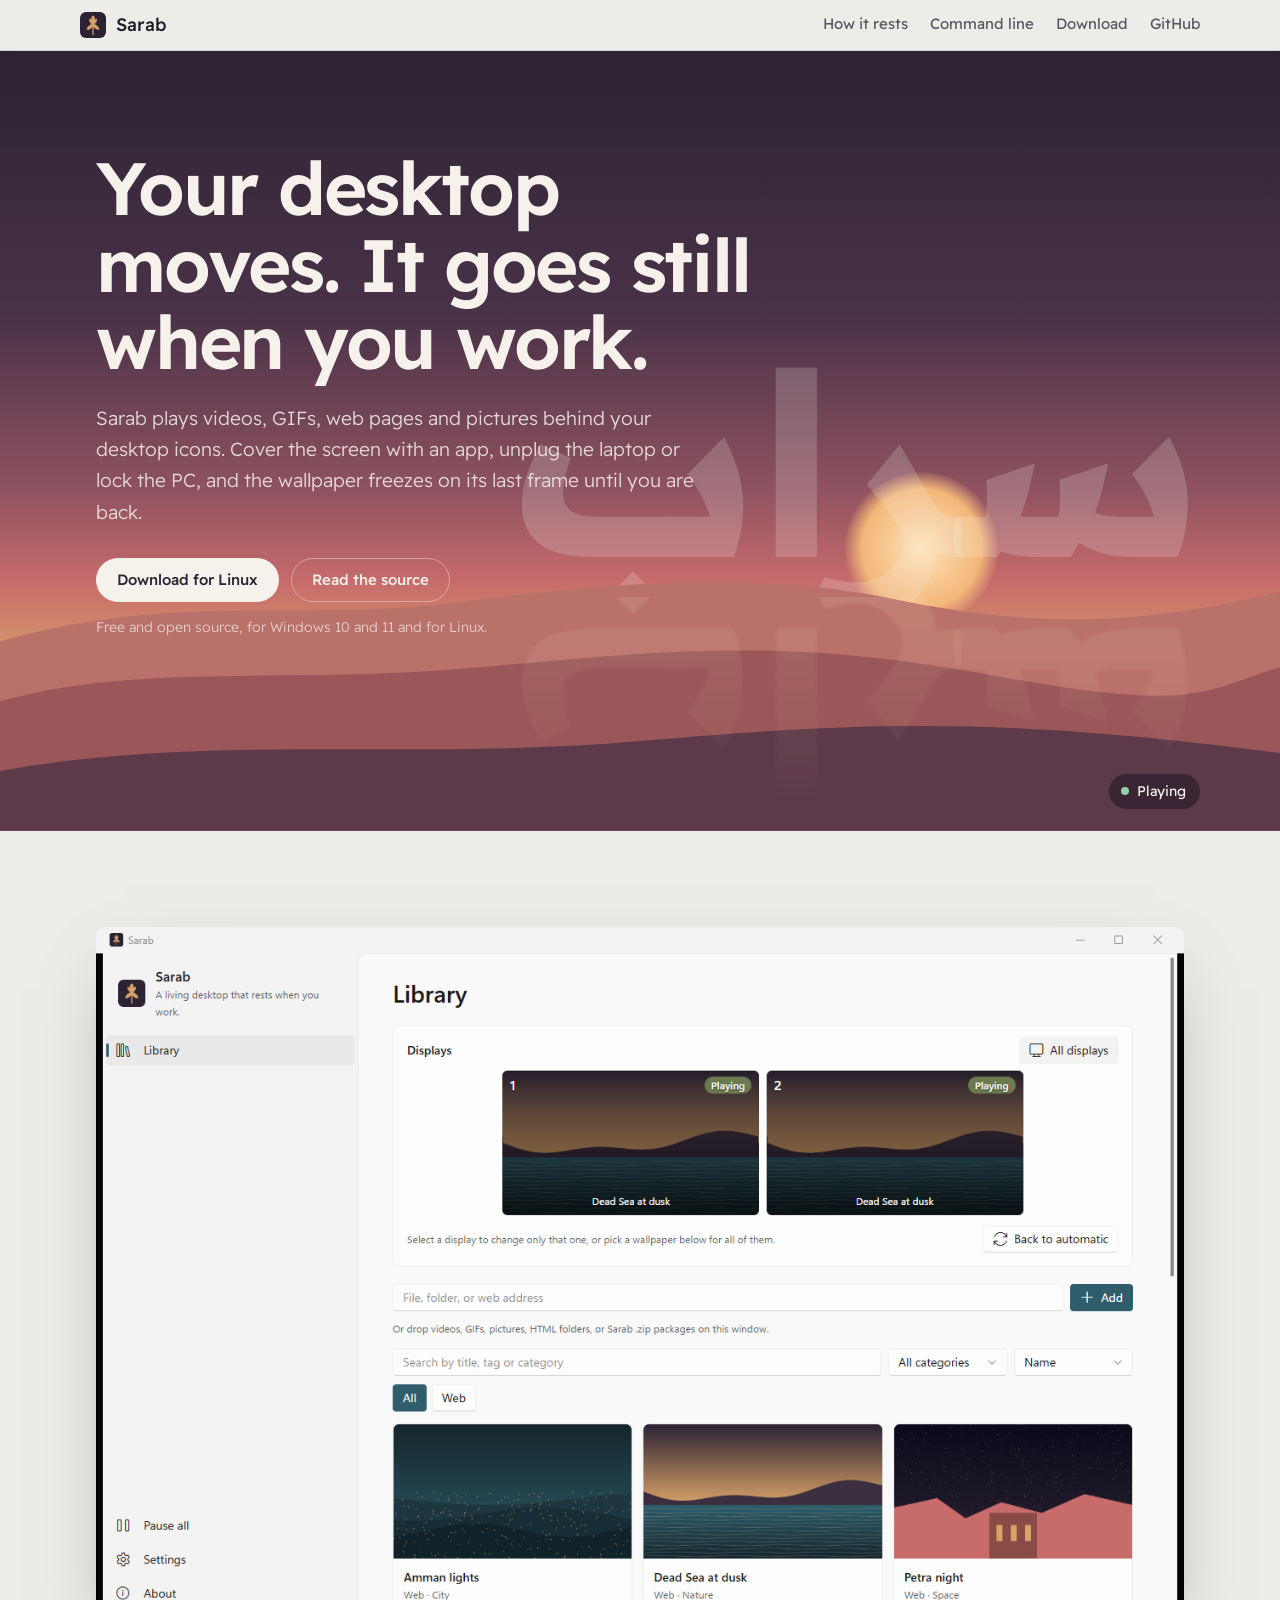
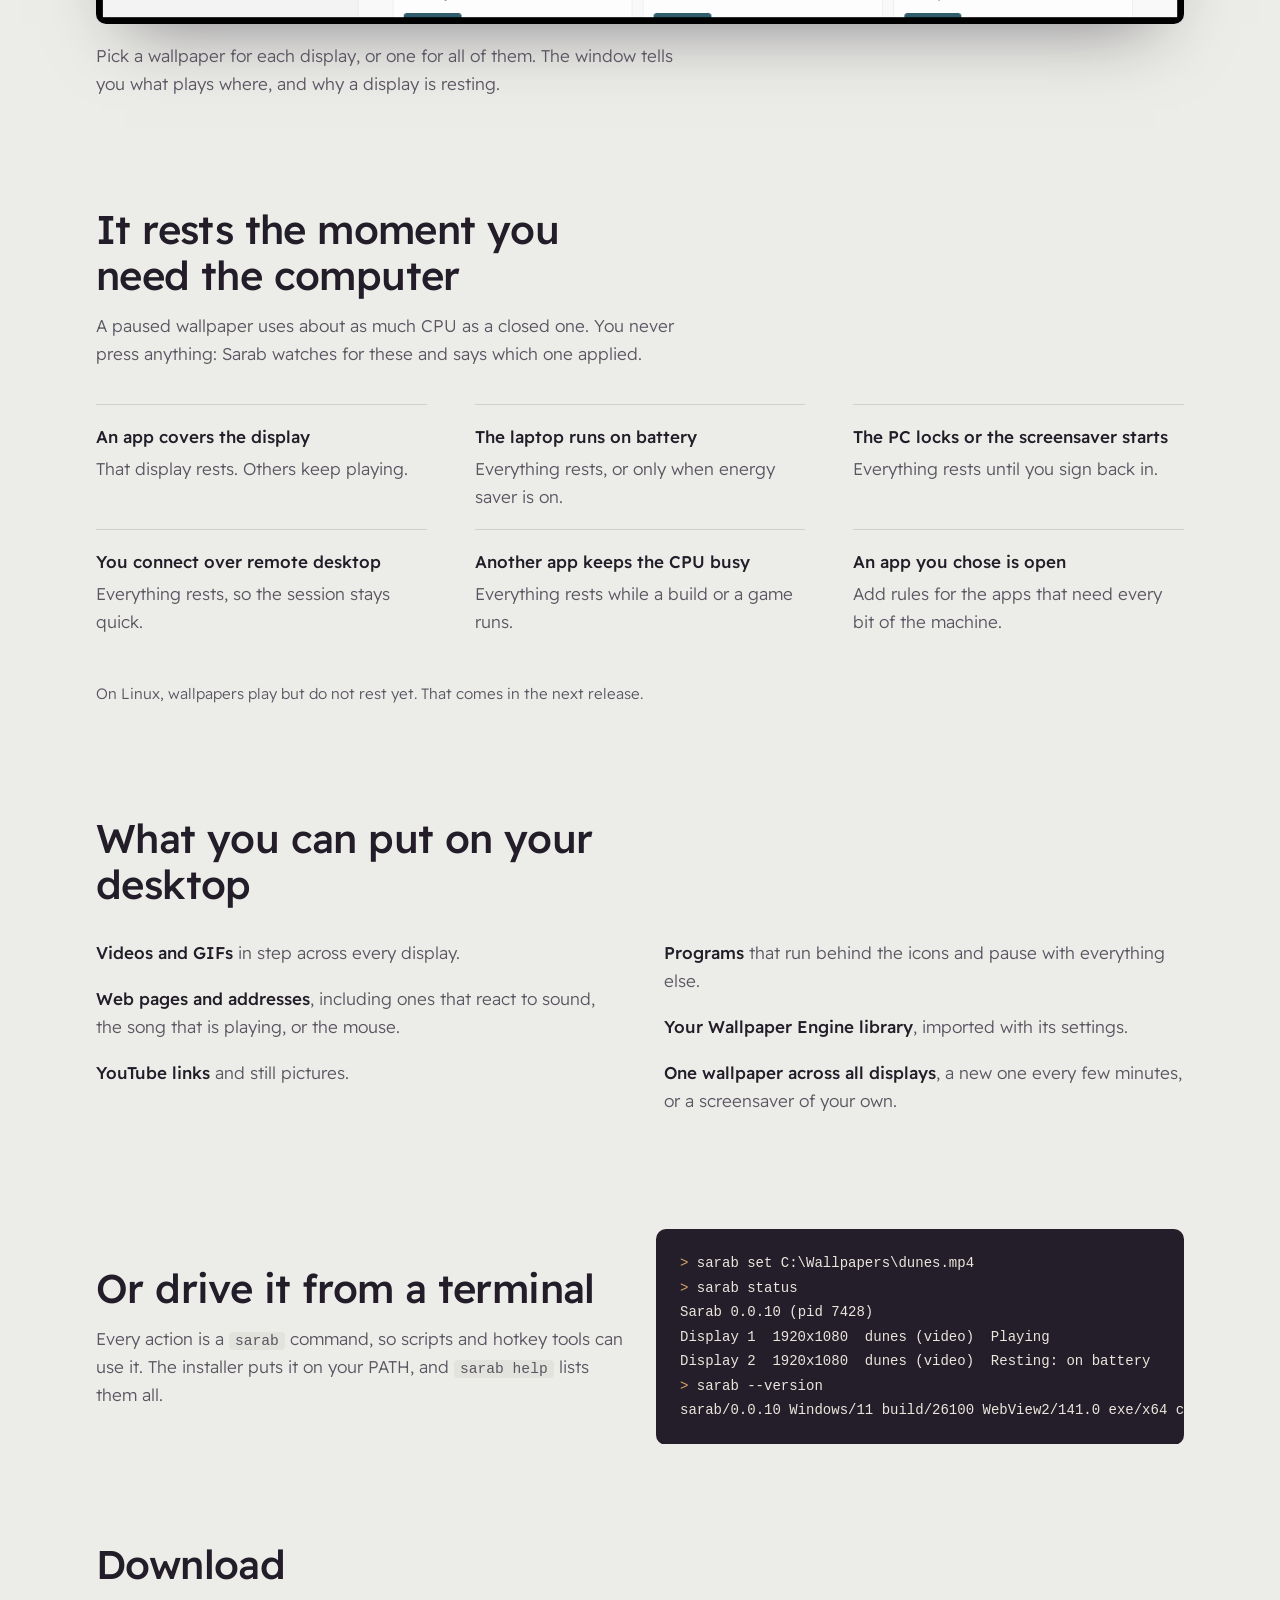
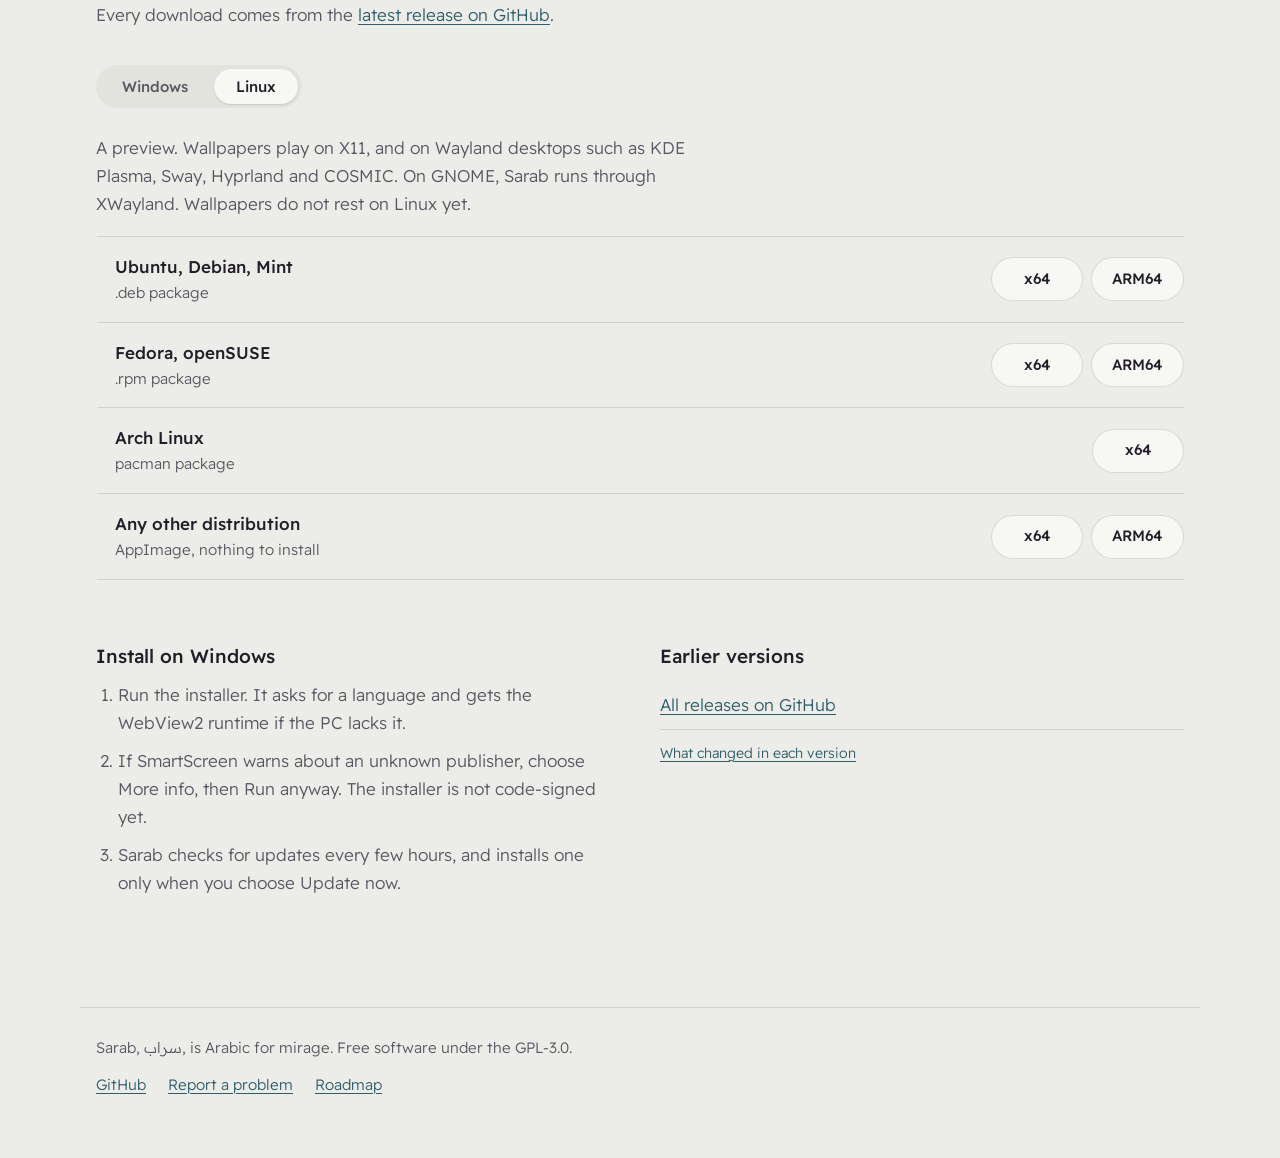
<file: website/index.html>
<!doctype html>
<html lang="en">
  <head>
    <meta charset="utf-8" />
    <meta name="viewport" content="width=device-width, initial-scale=1" />
    <title>Sarab: animated wallpapers that rest when you work</title>
    <meta
      name="description"
      content="Sarab plays videos, GIFs, web pages and pictures behind your desktop icons, and freezes them whenever you work. Free and open source, for Windows and Linux."
    />
    <meta name="color-scheme" content="light dark" />
    <meta name="theme-color" content="#2b2233" />
    <meta property="og:title" content="Sarab: animated wallpapers that rest when you work" />
    <meta
      property="og:description"
      content="Videos, GIFs and web pages behind your desktop icons, frozen whenever an app covers the screen. For Windows and Linux."
    />
    <meta property="og:image" content="https://sarab.mkabumattar.com/window-dark.png" />
    <meta property="og:url" content="https://sarab.mkabumattar.com/" />
    <link rel="icon" href="favicon.ico" />
    <link rel="preconnect" href="https://fonts.googleapis.com" />
    <link rel="preconnect" href="https://fonts.gstatic.com" crossorigin />
    <link
      rel="stylesheet"
      href="https://fonts.googleapis.com/css2?family=Readex+Pro:wght@300..700&display=swap"
    />
    <link rel="stylesheet" href="style.css" />
    <script src="download.js" defer></script>
  </head>
  <body>
    <a class="skip" href="#main">Skip to content</a>

    <header class="bar">
      <a class="brand" href="#top">
        <img src="logo.png" alt="" width="26" height="26" />
        <span>Sarab</span>
      </a>
      <nav aria-label="Sections">
        <a href="#rest">How it rests</a>
        <a href="#command-line">Command line</a>
        <a href="#download">Download</a>
        <a href="https://github.com/MKAbuMattar/sarab">GitHub</a>
      </nav>
    </header>

    <main id="main">
      <section class="scene" id="top" aria-labelledby="pitch">
        <div class="sky" aria-hidden="true">
          <div class="sun"></div>
          <p class="word" lang="ar" dir="rtl">سراب</p>
          <svg class="dunes" viewBox="0 0 1600 360" preserveAspectRatio="none">
            <path class="far" d="M0 170 C 220 120 380 150 560 132 S 930 96 1120 128 S 1450 150 1600 120 V360 H0Z" />
            <path class="mid" d="M0 230 C 180 190 360 214 600 196 S 980 166 1240 204 S 1500 220 1600 196 V360 H0Z" />
            <path class="near" d="M0 300 C 260 262 520 290 800 270 S 1260 246 1600 282 V360 H0Z" />
          </svg>
          <div class="haze">
            <p class="word mirror" lang="ar" dir="rtl">سراب</p>
          </div>
        </div>

        <div class="pitch">
          <h1 id="pitch">Your desktop moves. It goes still when you work.</h1>
          <p class="lead">
            Sarab plays videos, GIFs, web pages and pictures behind your desktop
            icons. Cover the screen with an app, unplug the laptop or lock the
            PC, and the wallpaper freezes on its last frame until you are back.
          </p>
          <div class="cta">
            <a class="button primary" id="hero-download" href="#download">Download Sarab</a>
            <a class="button quiet" href="https://github.com/MKAbuMattar/sarab">Read the source</a>
          </div>
          <p class="fine" id="hero-fine">
            Free and open source, for Windows 10 and 11 and for Linux.
          </p>
        </div>

        <p class="state" aria-hidden="true">
          <span class="dot" aria-hidden="true"></span>
          <span id="state-text">Playing</span>
        </p>
      </section>

      <section class="window" aria-label="The Sarab window">
        <picture>
          <source srcset="window-dark.png" media="(prefers-color-scheme: dark)" />
          <img
            src="window-light.png"
            alt="The Sarab window: two displays playing Dead Sea at dusk, and a library of wallpapers with thumbnails"
            width="1280"
            height="820"
            loading="lazy"
          />
        </picture>
        <p class="caption">
          Pick a wallpaper for each display, or one for all of them. The window
          tells you what plays where, and why a display is resting.
        </p>
      </section>

      <section id="rest" class="rest">
        <h2>It rests the moment you need the computer</h2>
        <p class="sub">
          A paused wallpaper uses about as much CPU as a closed one. You never
          press anything: Sarab watches for these and says which one applied.
        </p>
        <dl class="reasons">
          <div><dt>An app covers the display</dt><dd>That display rests. Others keep playing.</dd></div>
          <div><dt>The laptop runs on battery</dt><dd>Everything rests, or only when energy saver is on.</dd></div>
          <div><dt>The PC locks or the screensaver starts</dt><dd>Everything rests until you sign back in.</dd></div>
          <div><dt>You connect over remote desktop</dt><dd>Everything rests, so the session stays quick.</dd></div>
          <div><dt>Another app keeps the CPU busy</dt><dd>Everything rests while a build or a game runs.</dd></div>
          <div><dt>An app you chose is open</dt><dd>Add rules for the apps that need every bit of the machine.</dd></div>
        </dl>
        <p class="note">
          On Linux, wallpapers play but do not rest yet. That comes in the next
          release.
        </p>
      </section>

      <section class="does">
        <h2>What you can put on your desktop</h2>
        <ul class="kinds">
          <li><strong>Videos and GIFs</strong> in step across every display.</li>
          <li><strong>Web pages and addresses</strong>, including ones that react to sound, the song that is playing, or the mouse.</li>
          <li><strong>YouTube links</strong> and still pictures.</li>
          <li><strong>Programs</strong> that run behind the icons and pause with everything else.</li>
          <li><strong>Your Wallpaper Engine library</strong>, imported with its settings.</li>
          <li><strong>One wallpaper across all displays</strong>, a new one every few minutes, or a screensaver of your own.</li>
        </ul>
      </section>

      <section id="command-line" class="cli">
        <div>
          <h2>Or drive it from a terminal</h2>
          <p class="sub">
            Every action is a <code>sarab</code> command, so scripts and hotkey
            tools can use it. The installer puts it on your PATH, and
            <code>sarab help</code> lists them all.
          </p>
        </div>
        <pre class="term" aria-label="Example terminal session"><span class="prompt">&gt;</span> sarab set C:\Wallpapers\dunes.mp4
<span class="prompt">&gt;</span> sarab status
Sarab <span data-version>0.0.10</span> (pid 7428)
Display 1  1920x1080  dunes (video)  Playing
Display 2  1920x1080  dunes (video)  Resting: on battery
<span class="prompt">&gt;</span> sarab --version
sarab/<span data-version>0.0.10</span> Windows/11 build/26100 WebView2/141.0 exe/x64 channel/stable</pre>
      </section>

      <section id="download" class="download">
        <h2>Download</h2>
        <p class="sub" id="release-line">
          Every download comes from the
          <a href="https://github.com/MKAbuMattar/sarab/releases/latest">latest release on GitHub</a>.
        </p>

        <div class="tabs" role="tablist" aria-label="System">
          <button type="button" role="tab" id="tab-windows" aria-controls="panel-windows" aria-selected="true">Windows</button>
          <button type="button" role="tab" id="tab-linux" aria-controls="panel-linux" aria-selected="false">Linux</button>
        </div>

        <div class="panel" id="panel-windows" role="tabpanel" aria-labelledby="tab-windows">
          <p class="panel-note">Windows 10 (version 1903 or later) and Windows 11. Installs for your account only, no administrator rights.</p>
          <ul class="files">
            <li data-arch="x64">
              <span class="what"><strong>Most PCs</strong><span>Intel or AMD, 64-bit (x64)</span></span>
              <a class="button primary" data-match="_x64-setup\.exe$" href="https://github.com/MKAbuMattar/sarab/releases/latest">Download installer</a>
            </li>
            <li data-arch="arm64">
              <span class="what"><strong>ARM PCs</strong><span>Snapdragon and other ARM64 laptops</span></span>
              <a class="button" data-match="_arm64-setup\.exe$" href="https://github.com/MKAbuMattar/sarab/releases/latest">Download installer</a>
            </li>
            <li data-arch="x86">
              <span class="what"><strong>Older PCs</strong><span>32-bit Windows 10 (x86)</span></span>
              <a class="button" data-match="_x86-setup\.exe$" href="https://github.com/MKAbuMattar/sarab/releases/latest">Download installer</a>
            </li>
          </ul>
        </div>

        <div class="panel" id="panel-linux" role="tabpanel" aria-labelledby="tab-linux">
          <p class="panel-note">
            A preview. Wallpapers play on X11, and on Wayland desktops such as
            KDE Plasma, Sway, Hyprland and COSMIC. On GNOME, Sarab runs through
            XWayland. Wallpapers do not rest on Linux yet.
          </p>
          <ul class="files">
            <li>
              <span class="what"><strong>Ubuntu, Debian, Mint</strong><span>.deb package</span></span>
              <span class="pair">
                <a class="button" data-match="_amd64\.deb$" href="https://github.com/MKAbuMattar/sarab/releases/latest">x64</a>
                <a class="button" data-match="_arm64\.deb$" href="https://github.com/MKAbuMattar/sarab/releases/latest">ARM64</a>
              </span>
            </li>
            <li>
              <span class="what"><strong>Fedora, openSUSE</strong><span>.rpm package</span></span>
              <span class="pair">
                <a class="button" data-match="\.x86_64\.rpm$" href="https://github.com/MKAbuMattar/sarab/releases/latest">x64</a>
                <a class="button" data-match="\.aarch64\.rpm$" href="https://github.com/MKAbuMattar/sarab/releases/latest">ARM64</a>
              </span>
            </li>
            <li>
              <span class="what"><strong>Arch Linux</strong><span>pacman package</span></span>
              <span class="pair">
                <a class="button" data-match="x86_64\.pkg\.tar\.zst$" href="https://github.com/MKAbuMattar/sarab/releases/latest">x64</a>
              </span>
            </li>
            <li>
              <span class="what"><strong>Any other distribution</strong><span>AppImage, nothing to install</span></span>
              <span class="pair">
                <a class="button" data-match="_amd64\.AppImage$" href="https://github.com/MKAbuMattar/sarab/releases/latest">x64</a>
                <a class="button" data-match="_aarch64\.AppImage$" href="https://github.com/MKAbuMattar/sarab/releases/latest">ARM64</a>
              </span>
            </li>
          </ul>
        </div>

        <div class="after">
          <div>
            <h3>Install on Windows</h3>
            <ol class="steps">
              <li>Run the installer. It asks for a language and gets the WebView2 runtime if the PC lacks it.</li>
              <li>If SmartScreen warns about an unknown publisher, choose More info, then Run anyway. The installer is not code-signed yet.</li>
              <li>Sarab checks for updates every few hours, and installs one only when you choose Update now.</li>
            </ol>
          </div>
          <div>
            <h3>Earlier versions</h3>
            <ul class="versions" id="versions">
              <li><a href="https://github.com/MKAbuMattar/sarab/releases">All releases on GitHub</a></li>
            </ul>
            <p class="fine">
              <a href="https://github.com/MKAbuMattar/sarab/blob/main/CHANGELOG.md">What changed in each version</a>
            </p>
          </div>
        </div>
      </section>
    </main>

    <footer>
      <p>
        Sarab, <span lang="ar" dir="rtl">سراب</span>, is Arabic for mirage.
        Free software under the GPL-3.0.
      </p>
      <p class="links">
        <a href="https://github.com/MKAbuMattar/sarab">GitHub</a>
        <a href="https://github.com/MKAbuMattar/sarab/issues">Report a problem</a>
        <a href="https://github.com/MKAbuMattar/sarab/blob/main/ROADMAP.md">Roadmap</a>
      </p>
    </footer>
  </body>
</html>
</file>
<file: website/style.css>
/* Sarab: a dusk horizon over Wadi Rum. The page rests like the app does. */
:root {
  --iris: #2b2233;
  --petra: #c76b6b;
  --sand: #d9a36a;
  --deadsea: #2f5d6b;
  --salt: #ecede8;

  --bg: var(--salt);
  --surface: #f7f7f4;
  --text: #221d28;
  --text-2: #5b5562;
  --rule: rgba(43, 34, 51, 0.14);
  --accent: var(--deadsea);
  --accent-hover: #24495a;
  --on-accent: #ffffff;
  --code: #e1e3dc;
  --term: #241e2b;

  --wrap: 1120px;
  --font: "Readex Pro", "Segoe UI Variable Text", "Segoe UI", system-ui, sans-serif;
  --mono: "Cascadia Mono", Consolas, ui-monospace, monospace;
}
@media (prefers-color-scheme: dark) {
  :root {
    --bg: #1c1822;
    --surface: #251f2c;
    --text: #edebe6;
    --text-2: #b4adba;
    --rule: rgba(236, 237, 232, 0.13);
    --accent: var(--sand);
    --accent-hover: #e6b986;
    --on-accent: #221a14;
    --code: #2f2838;
    --term: #15121a;
  }
}

* {
  box-sizing: border-box;
}
html {
  scroll-behavior: smooth;
  scroll-padding-top: 64px;
}
body {
  margin: 0;
  background: var(--bg);
  color: var(--text);
  font: 300 17px/1.65 var(--font);
  -webkit-font-smoothing: antialiased;
}
a {
  color: var(--accent);
  text-decoration-thickness: 1px;
  text-underline-offset: 3px;
}
a:hover {
  color: var(--accent-hover);
}
strong {
  font-weight: 500;
}
code {
  font: 0.86em/1.4 var(--mono);
  background: var(--code);
  padding: 1px 6px;
  border-radius: 4px;
  overflow-wrap: anywhere;
}
:focus-visible {
  outline: 2px solid var(--accent);
  outline-offset: 3px;
  border-radius: 4px;
}
h1,
h2,
h3 {
  font-weight: 500;
  margin: 0;
}
h2 {
  font-size: clamp(28px, 3.6vw, 40px);
  line-height: 1.15;
  letter-spacing: -0.015em;
  max-width: 22ch;
}
h3 {
  font-size: 19px;
  line-height: 1.3;
  margin-bottom: 12px;
}
p {
  margin: 0 0 12px;
}
.sub {
  color: var(--text-2);
  max-width: 60ch;
  margin: 14px 0 36px;
}
.fine {
  font-size: 14px;
  color: var(--text-2);
}
.skip {
  position: absolute;
  left: 16px;
  top: -60px;
  z-index: 3;
  padding: 8px 14px;
  background: var(--surface);
  border-radius: 6px;
}
.skip:focus {
  top: 12px;
}

/* Bar */
.bar {
  position: sticky;
  top: 0;
  z-index: 2;
  display: flex;
  align-items: center;
  justify-content: space-between;
  gap: 16px;
  padding: 10px max(16px, calc((100% - var(--wrap)) / 2));
  background: color-mix(in srgb, var(--bg) 86%, transparent);
  backdrop-filter: blur(14px);
  border-bottom: 1px solid var(--rule);
}
.brand {
  display: flex;
  align-items: center;
  gap: 10px;
  color: var(--text);
  text-decoration: none;
  font-weight: 500;
  font-size: 18px;
}
.brand:hover {
  color: var(--text);
}
.brand img {
  border-radius: 6px;
}
nav {
  display: flex;
  flex-wrap: wrap;
  gap: 4px 22px;
}
nav a {
  color: var(--text-2);
  text-decoration: none;
  font-size: 15px;
  font-weight: 400;
}
nav a:hover {
  color: var(--text);
}

/* Buttons */
.button {
  display: inline-flex;
  align-items: center;
  justify-content: center;
  min-height: 44px;
  padding: 0 20px;
  border-radius: 999px;
  border: 1px solid var(--rule);
  background: var(--surface);
  color: var(--text);
  font-weight: 500;
  font-size: 15px;
  text-decoration: none;
  white-space: nowrap;
}
.button:hover {
  color: var(--text);
  border-color: var(--text-2);
}
.button.primary {
  background: var(--accent);
  border-color: transparent;
  color: var(--on-accent);
}
.button.primary:hover {
  background: var(--accent-hover);
  color: var(--on-accent);
}

/* The scene: the one bold thing on the page */
.scene {
  position: relative;
  min-height: min(90vh, 780px);
  display: flex;
  align-items: flex-start;
  overflow: hidden;
  color: #f6f1ea;
  isolation: isolate;
}
.sky {
  position: absolute;
  inset: 0;
  z-index: -1;
  background: linear-gradient(
    180deg,
    var(--iris) 0%,
    #4a3248 34%,
    #8e5260 56%,
    var(--petra) 68%,
    var(--sand) 80%
  );
}
.sun {
  position: absolute;
  right: 22%;
  top: 54%;
  width: clamp(90px, 12vw, 170px);
  aspect-ratio: 1;
  border-radius: 50%;
  background: radial-gradient(circle, #ffe2b8 0%, #f3b779 55%, rgba(243, 183, 121, 0) 72%);
}
.word {
  position: absolute;
  right: 6%;
  bottom: 31%;
  margin: 0;
  font: 700 clamp(110px, 20vw, 300px) / 1 var(--font);
  color: rgba(246, 241, 234, 0.2);
  letter-spacing: 0;
  user-select: none;
}
.dunes {
  position: absolute;
  inset: auto 0 0;
  width: 100%;
  height: 46%;
}
.dunes .far {
  fill: #b9716a;
}
.dunes .mid {
  fill: #9a5658;
}
.dunes .near {
  fill: #5d3a4a;
}
/* The mirage: the word reflected in the heat over the sand, shimmering while it plays. */
.haze {
  position: absolute;
  inset: auto 0 0;
  height: 30%;
  overflow: hidden;
  -webkit-mask: linear-gradient(180deg, #000 0%, transparent 90%);
  mask: linear-gradient(180deg, #000 0%, transparent 90%);
}
.word.mirror {
  top: 0;
  bottom: auto;
  transform: scaleY(-1);
  transform-origin: 50% 50%;
  color: rgba(255, 228, 196, 0.12);
  filter: blur(1.5px);
  animation: shimmer 3.2s ease-in-out infinite alternate;
}
@keyframes shimmer {
  0% {
    transform: scaleY(-1) translateX(0) skewX(0deg);
  }
  50% {
    transform: scaleY(-0.94) translateX(-6px) skewX(3deg);
  }
  100% {
    transform: scaleY(-1.04) translateX(5px) skewX(-2deg);
  }
}
.scene.resting .word.mirror {
  animation-play-state: paused;
}
.pitch {
  width: 100%;
  max-width: var(--wrap);
  margin: 0 auto;
  padding: clamp(56px, 11vh, 120px) 16px 0;
}
h1 {
  font-size: clamp(38px, 6.2vw, 74px);
  line-height: 1.04;
  letter-spacing: -0.03em;
  font-weight: 600;
  max-width: 14ch;
}
.lead {
  margin-top: 22px;
  max-width: 50ch;
  font-size: 19px;
  color: rgba(246, 241, 234, 0.86);
}
.cta {
  display: flex;
  flex-wrap: wrap;
  gap: 12px;
  margin: 30px 0 14px;
}
.scene .button.primary {
  background: #f6f1ea;
  color: var(--iris);
}
.scene .button.primary:hover {
  background: #ffffff;
  color: var(--iris);
}
.scene .button.quiet {
  background: transparent;
  color: #f6f1ea;
  border-color: rgba(246, 241, 234, 0.42);
}
.scene .button.quiet:hover {
  border-color: #f6f1ea;
}
.scene .fine {
  color: rgba(246, 241, 234, 0.72);
}
/* Sarab's own display label: what this wallpaper is doing right now. */
.state {
  position: absolute;
  right: max(16px, calc((100% - var(--wrap)) / 2));
  bottom: 22px;
  margin: 0;
  display: flex;
  align-items: center;
  gap: 8px;
  padding: 6px 14px 6px 12px;
  border-radius: 999px;
  background: rgba(30, 22, 34, 0.55);
  backdrop-filter: blur(8px);
  font-size: 14px;
  font-weight: 400;
}
.state .dot {
  width: 8px;
  height: 8px;
  border-radius: 50%;
  background: #8fd3a8;
}
.scene.resting .state .dot {
  background: var(--sand);
}

/* Sections */
section:not(.scene) {
  max-width: var(--wrap);
  margin: 0 auto;
  padding: 96px 16px 0;
}
.window img {
  display: block;
  width: 100%;
  height: auto;
  border-radius: 10px;
  box-shadow: 0 30px 70px -30px rgba(43, 34, 51, 0.55);
}
.window .caption {
  margin-top: 18px;
  color: var(--text-2);
  max-width: 60ch;
}

.reasons {
  margin: 0;
  display: grid;
  grid-template-columns: repeat(auto-fill, minmax(min(100%, 320px), 1fr));
  column-gap: 48px;
}
.reasons div {
  padding: 18px 0;
  border-top: 1px solid var(--rule);
}
.reasons dt {
  font-weight: 500;
}
.reasons dd {
  margin: 4px 0 0;
  color: var(--text-2);
}
.note {
  margin-top: 28px;
  color: var(--text-2);
  font-size: 15px;
}

.kinds {
  list-style: none;
  padding: 0;
  margin: 32px 0 0;
  columns: 2 300px;
  column-gap: 48px;
}
.kinds li {
  break-inside: avoid;
  padding: 0 0 18px;
  color: var(--text-2);
}
.kinds strong {
  color: var(--text);
}

.cli {
  display: grid;
  gap: 32px;
  align-items: center;
}
.cli .sub {
  margin-bottom: 0;
}
.term {
  margin: 0;
  padding: 22px 24px;
  border-radius: 10px;
  background: var(--term);
  color: #eae6db;
  font: 14px/1.75 var(--mono);
  overflow-x: auto;
  white-space: pre;
}
.term .prompt {
  color: var(--sand);
}

/* Download */
.tabs {
  display: inline-flex;
  padding: 4px;
  gap: 4px;
  border-radius: 999px;
  background: var(--code);
  margin-bottom: 26px;
}
.tabs button {
  font: 500 15px var(--font);
  color: var(--text-2);
  background: transparent;
  border: 0;
  border-radius: 999px;
  padding: 8px 22px;
  cursor: pointer;
}
.tabs button[aria-selected="true"] {
  background: var(--surface);
  color: var(--text);
  box-shadow: 0 1px 2px rgba(0, 0, 0, 0.12);
}
.panel-note {
  color: var(--text-2);
  max-width: 64ch;
}
.files {
  list-style: none;
  padding: 0;
  margin: 18px 0 0;
}
.files li {
  display: flex;
  align-items: center;
  justify-content: space-between;
  flex-wrap: wrap;
  gap: 12px 24px;
  padding: 16px 0 16px 16px;
  border-top: 1px solid var(--rule);
  border-left: 3px solid transparent;
}
.files li:last-child {
  border-bottom: 1px solid var(--rule);
}
.files li.mine {
  border-left-color: var(--accent);
}
.what {
  display: grid;
}
.what span {
  color: var(--text-2);
  font-size: 15px;
}
.what .size {
  font-size: 14px;
}
.what .match {
  color: var(--accent);
  font-size: 14px;
  font-weight: 400;
}
.pair {
  display: flex;
  gap: 8px;
}
.pair .button {
  min-width: 92px;
}
.after {
  display: grid;
  gap: 40px;
  margin-top: 64px;
}
.steps {
  margin: 0;
  padding-inline-start: 22px;
  display: grid;
  gap: 10px;
  max-width: 60ch;
  color: var(--text-2);
}
.versions {
  list-style: none;
  padding: 0;
  margin: 0 0 12px;
}
.versions li {
  display: flex;
  justify-content: space-between;
  gap: 16px;
  padding: 10px 0;
  border-bottom: 1px solid var(--rule);
}
.versions span {
  color: var(--text-2);
  font-size: 15px;
}

footer {
  max-width: var(--wrap);
  margin: 110px auto 0;
  padding: 28px 16px 48px;
  border-top: 1px solid var(--rule);
  color: var(--text-2);
  font-size: 15px;
}
footer .links {
  display: flex;
  flex-wrap: wrap;
  gap: 6px 22px;
}

@media (min-width: 900px) {
  .cli,
  .after {
    grid-template-columns: 1fr 1fr;
  }
}
@media (max-width: 640px) {
  nav a:not(:nth-last-child(-n + 2)) {
    display: none;
  }
  .scene {
    min-height: 640px;
  }
  .word {
    right: -4%;
    color: rgba(246, 241, 234, 0.14);
  }
  .sun {
    right: 8%;
    top: auto;
    bottom: 26%;
    width: 72px;
  }
  .state {
    left: 16px;
    right: auto;
  }
  section:not(.scene) {
    padding-top: 72px;
  }
  .files li {
    padding-left: 12px;
  }
}
@media (prefers-reduced-motion: reduce) {
  html {
    scroll-behavior: auto;
  }
  .word.mirror {
    animation: none;
  }
}
@media (forced-colors: active) {
  .button.primary,
  .scene .button.primary {
    background: ButtonText;
    color: ButtonFace;
  }
  .files li.mine {
    border-left-color: Highlight;
  }
}
</file>
